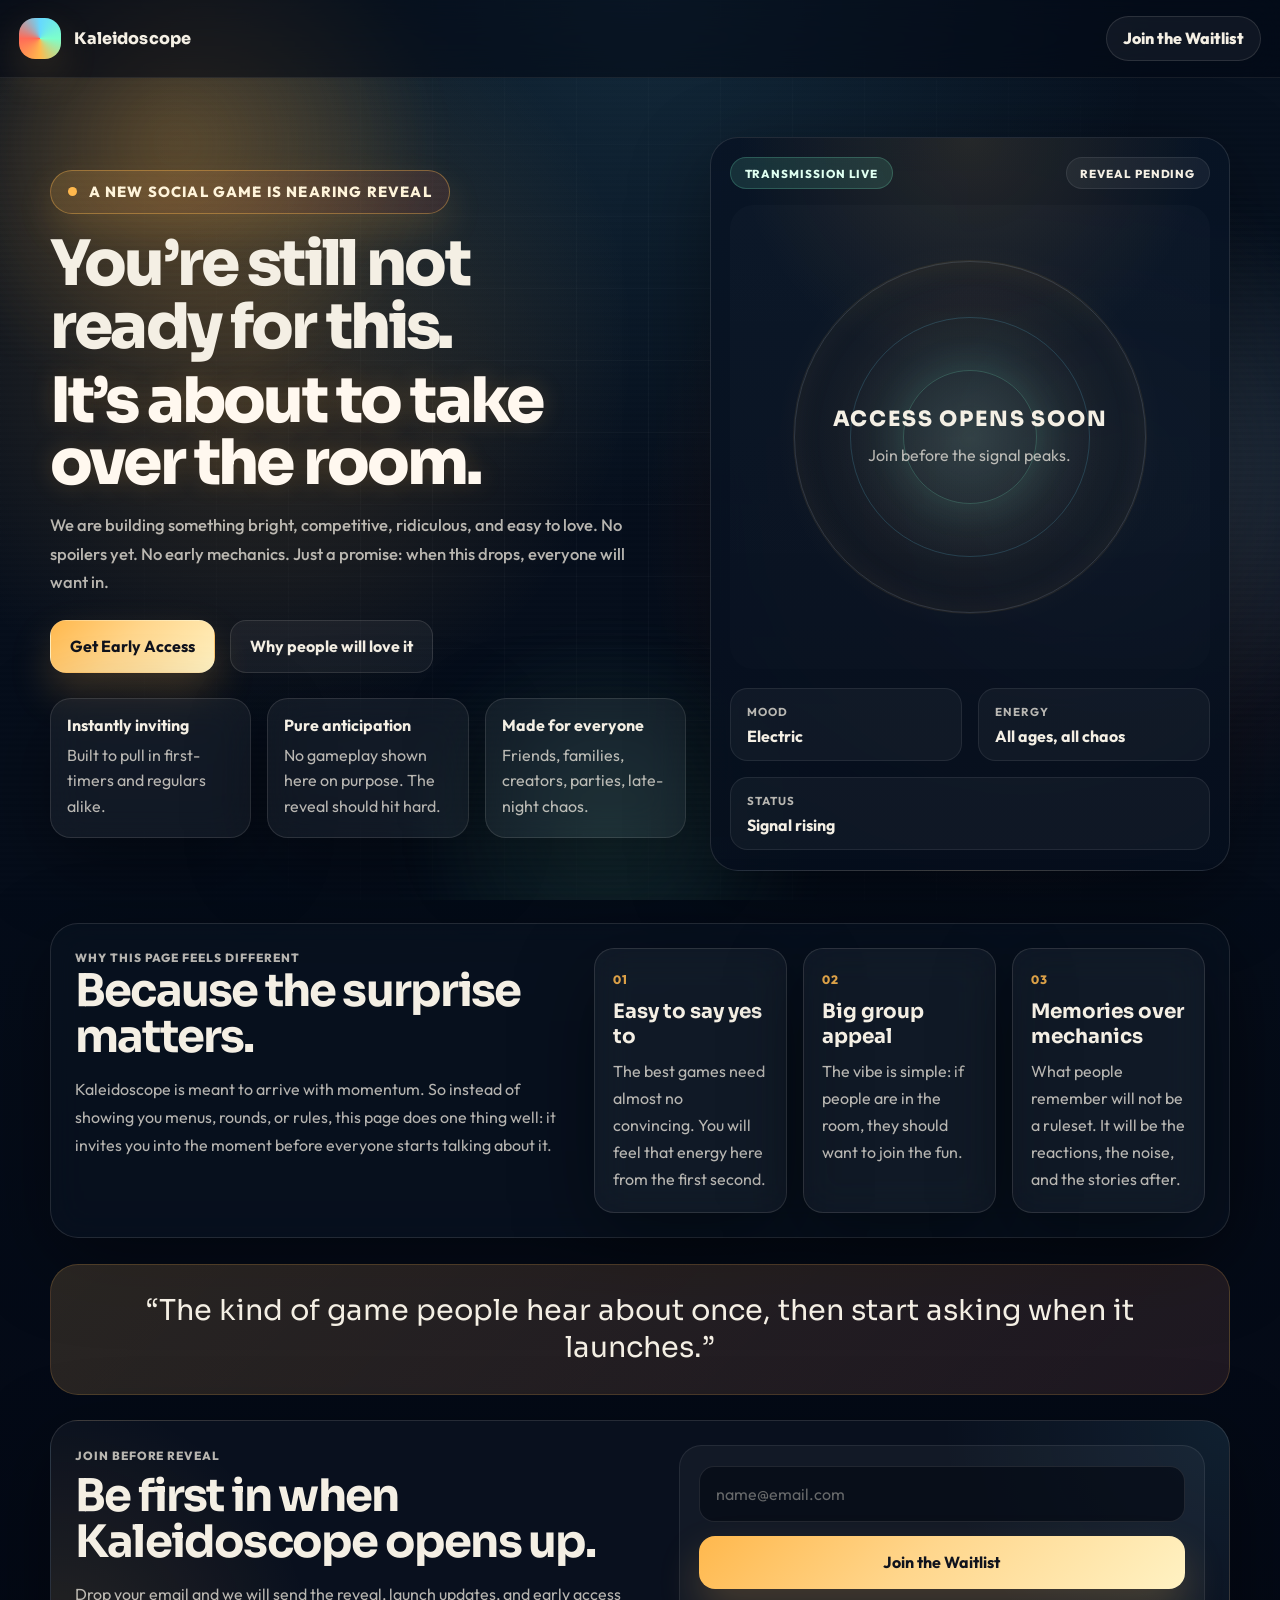
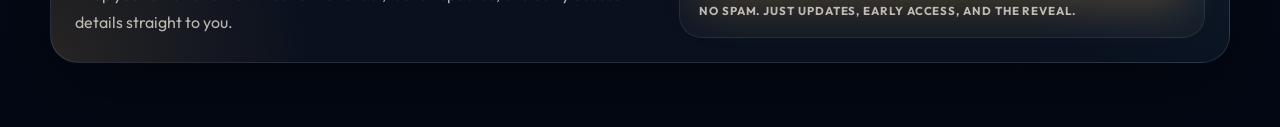
<file: index.html>
<!doctype html>
<html lang="en">
  <head>
    <meta charset="UTF-8" />
    <meta name="viewport" content="width=device-width, initial-scale=1.0" />
    <meta
      name="description"
      content="Kaleidoscope is building an all-new party experience. Join the waitlist for the reveal."
    />
    <meta property="og:title" content="Kaleidoscope" />
    <meta
      property="og:description"
      content="An unforgettable new game is on the way. Join the waitlist before the reveal."
    />
    <title>Kaleidoscope | Join the Waitlist</title>

    <link rel="preconnect" href="https://fonts.googleapis.com" />
    <link rel="preconnect" href="https://fonts.gstatic.com" crossorigin />
    <link
      href="https://fonts.googleapis.com/css2?family=Outfit:wght@400;500;600;700;800&family=Sora:wght@500;600;700;800&display=swap"
      rel="stylesheet"
    />

    <link rel="icon" href="./favicon.svg" type="image/svg+xml" />
    <link rel="stylesheet" href="./styles.css" />
  </head>
  <body>
    <div class="scene" aria-hidden="true">
      <div class="glow glowA"></div>
      <div class="glow glowB"></div>
      <div class="glow glowC"></div>
      <div class="mesh"></div>
      <div class="scanlines"></div>
    </div>

    <header class="topbar">
      <a class="brand" href="#top" aria-label="Kaleidoscope home">
        <span class="brandMark"></span>
        <span class="brandWord">Kaleidoscope</span>
      </a>
      <a class="topCta" href="#waitlist">Join the Waitlist</a>
    </header>

    <main id="top" class="page">
      <section class="hero">
        <div class="heroCopy">
          <div class="eyebrow">
            <span class="eyebrowDot"></span>
            A new social game is nearing reveal
          </div>
          <h1>
            You’re still not ready for this.
            <span> It’s about to take over the room.</span>
          </h1>
          <p class="intro">
            We are building something bright, competitive, ridiculous, and easy to love.
            No spoilers yet. No early mechanics. Just a promise: when this drops, everyone
            will want in.
          </p>

          <div class="heroActions">
            <a class="button buttonPrimary" href="#waitlist">Get Early Access</a>
            <a class="button buttonGhost" href="#signal">Why people will love it</a>
          </div>

          <div class="proofStrip" aria-label="Launch promises">
            <div class="proofCard">
              <strong>Instantly inviting</strong>
              <span>Built to pull in first-timers and regulars alike.</span>
            </div>
            <div class="proofCard">
              <strong>Pure anticipation</strong>
              <span>No gameplay shown here on purpose. The reveal should hit hard.</span>
            </div>
            <div class="proofCard">
              <strong>Made for everyone</strong>
              <span>Friends, families, creators, parties, late-night chaos.</span>
            </div>
          </div>
        </div>

        <div class="heroVisual" aria-label="Atmospheric teaser">
          <div class="signalCard">
            <div class="signalHeader">
              <span class="pill pillLive">Transmission Live</span>
              <span class="pill">Reveal pending</span>
            </div>

            <div class="signalCore">
              <div class="ring ringOuter"></div>
              <div class="ring ringMid"></div>
              <div class="ring ringInner"></div>
              <div class="coreText">
                <span class="coreTop">ACCESS OPENS SOON</span>
                <span class="coreBottom">Join before the signal peaks.</span>
              </div>
            </div>

            <div class="signalFooter">
              <div class="metric">
                <span class="metricLabel">Mood</span>
                <strong>Electric</strong>
              </div>
              <div class="metric">
                <span class="metricLabel">Energy</span>
                <strong>All ages, all chaos</strong>
              </div>
              <div class="metric">
                <span class="metricLabel">Status</span>
                <strong id="statusText">Signal rising</strong>
              </div>
            </div>
          </div>
        </div>
      </section>

      <section id="signal" class="panel panelGrid">
        <div class="panelIntro">
          <p class="sectionTag">Why this page feels different</p>
          <h2>Because the surprise matters.</h2>
          <p>
            Kaleidoscope is meant to arrive with momentum. So instead of showing you menus,
            rounds, or rules, this page does one thing well: it invites you into the moment
            before everyone starts talking about it.
          </p>
        </div>

        <div class="featureList">
          <article class="feature">
            <span class="featureIndex">01</span>
            <h3>Easy to say yes to</h3>
            <p>
              The best games need almost no convincing. You will feel that energy here from
              the first second.
            </p>
          </article>
          <article class="feature">
            <span class="featureIndex">02</span>
            <h3>Big group appeal</h3>
            <p>
              The vibe is simple: if people are in the room, they should want to join the fun.
            </p>
          </article>
          <article class="feature">
            <span class="featureIndex">03</span>
            <h3>Memories over mechanics</h3>
            <p>
              What people remember will not be a ruleset. It will be the reactions, the noise,
              and the stories after.
            </p>
          </article>
        </div>
      </section>

      <section class="quoteBand">
        <p>
          “The kind of game people hear about once, then start asking when it launches.”
        </p>
      </section>

      <section id="waitlist" class="panel waitlistPanel">
        <div class="waitlistCopy">
          <p class="sectionTag">Join before reveal</p>
          <h2>Be first in when Kaleidoscope opens up.</h2>
          <p>
            Drop your email and we will send the reveal, launch updates, and early access
            details straight to you.
          </p>
        </div>

        <form
          class="waitlistForm"
          id="waitlistForm"
          action="https://formspree.io/f/mwvwadnb"
          method="POST"
        >
          <label class="srOnly" for="email">Email address</label>
          <input
            id="email"
            name="email"
            type="email"
            inputmode="email"
            autocomplete="email"
            placeholder="name@email.com"
            required
          />
          <input type="hidden" name="_subject" value="New Kaleidoscope waitlist signup" />
          <input type="hidden" name="_format" value="plain" />
          <button class="button buttonPrimary formButton" type="submit">Join the Waitlist</button>
          <p class="formNote" id="formNote">
            No spam. Just updates, early access, and the reveal.
          </p>
        </form>
      </section>
    </main>

    <script src="./app.js" defer></script>
  </body>
</html>
</file>
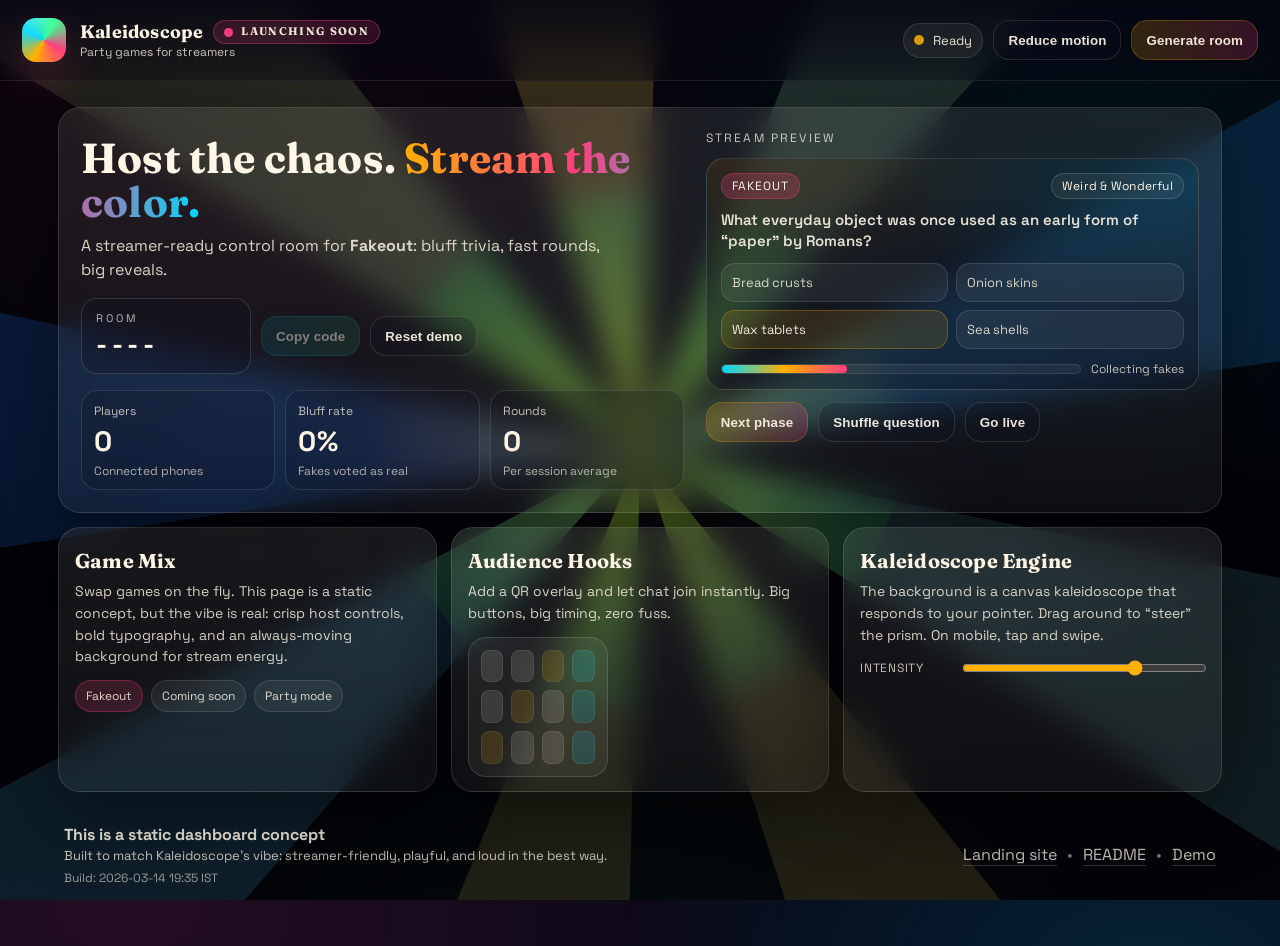
<file: dashboard/index.html>
<!doctype html>
<html lang="en">
  <head>
    <meta charset="UTF-8" />
    <meta name="viewport" content="width=device-width, initial-scale=1.0" />
    <meta
      name="description"
      content="Kaleidoscope host dashboard concept: a streamer-ready party game control room with a living kaleidoscope backdrop."
    />
    <title>Kaleidoscope | Host Dashboard</title>

    <link rel="preconnect" href="https://fonts.googleapis.com" />
    <link rel="preconnect" href="https://fonts.gstatic.com" crossorigin />
    <link
      href="https://fonts.googleapis.com/css2?family=Fraunces:opsz,wght@9..144,500;9..144,700&family=Space+Grotesk:wght@400;500;600;700&display=swap"
      rel="stylesheet"
    />

    <link rel="icon" href="./favicon.svg" type="image/svg+xml" />
    <link rel="stylesheet" href="./styles.css" />
  </head>
  <body>
    <canvas id="kaleido" aria-hidden="true"></canvas>
    <div class="vignette" aria-hidden="true"></div>
    <div class="grain" aria-hidden="true"></div>

    <header class="topbar">
      <div class="brand">
        <div class="mark" aria-hidden="true"></div>
        <div class="brandText">
          <div class="brandName">
            Kaleidoscope <span class="launchBadge"><span class="pulseDot" aria-hidden="true"></span>LAUNCHING SOON</span>
          </div>
          <div class="brandTag">Party games for streamers</div>
        </div>
      </div>

      <div class="topbarRight">
        <div class="live" id="liveBadge" role="status" aria-live="polite">
          <span class="dot" aria-hidden="true"></span>
          <span class="label">Ready</span>
        </div>
        <button class="btn btnGhost" id="toggleMotion" type="button">
          Reduce motion
        </button>
        <button class="btn btnPrimary" id="generateRoom" type="button">
          Generate room
        </button>
      </div>
    </header>

    <main class="layout">
      <section class="hero card">
        <div class="heroLeft">
          <h1 class="headline">
            Host the chaos.
            <span class="accent">Stream the color.</span>
          </h1>
          <p class="subhead">
            A streamer-ready control room for <b>Fakeout</b>: bluff trivia, fast
            rounds, big reveals.
          </p>

          <div class="roomRow" aria-label="Room code controls">
            <div class="roomCode" aria-label="Room code">
              <div class="roomLabel">ROOM</div>
              <div class="roomValue" id="roomCode">----</div>
            </div>
            <button class="btn btnGlow" id="copyRoom" type="button" disabled>
              Copy code
            </button>
            <button class="btn btnGhost" id="resetDemo" type="button">
              Reset demo
            </button>
          </div>

          <div class="stats">
            <div class="stat">
              <div class="statKey">Players</div>
              <div class="statVal" id="statPlayers">0</div>
              <div class="statSub">Connected phones</div>
            </div>
            <div class="stat">
              <div class="statKey">Bluff rate</div>
              <div class="statVal" id="statBluff">0%</div>
              <div class="statSub">Fakes voted as real</div>
            </div>
            <div class="stat">
              <div class="statKey">Rounds</div>
              <div class="statVal" id="statRounds">0</div>
              <div class="statSub">Per session average</div>
            </div>
          </div>
        </div>

        <div class="heroRight">
          <div class="panelTitle">Stream Preview</div>
          <div class="preview" aria-label="Stream overlay preview">
            <div class="previewTop">
              <div class="pill">FAKEOUT</div>
              <div class="pill ghost" id="categoryPill">Weird &amp; Wonderful</div>
            </div>
            <div class="previewQuestion" id="questionText">
              What everyday object was once used as an early form of “paper” by
              Romans?
            </div>
            <div class="previewAnswers" id="answers">
              <div class="ans">Bread crusts</div>
              <div class="ans">Onion skins</div>
              <div class="ans hot">Wax tablets</div>
              <div class="ans">Sea shells</div>
            </div>
            <div class="previewFooter">
              <div class="meter">
                <div class="meterFill" id="meterFill" style="width: 35%"></div>
              </div>
              <div class="tiny" id="phaseText">Collecting fakes</div>
            </div>
          </div>

          <div class="controls">
            <button class="btn btnPrimary" id="nextPhase" type="button">
              Next phase
            </button>
            <button class="btn btnGhost" id="shuffleQ" type="button">
              Shuffle question
            </button>
            <button class="btn btnGhost" id="toggleLive" type="button">
              Go live
            </button>
          </div>
        </div>
      </section>

      <section class="grid">
        <article class="card mini">
          <h2 class="cardTitle">Game Mix</h2>
          <p class="cardCopy">
            Swap games on the fly. This page is a static concept, but the vibe
            is real: crisp host controls, bold typography, and an always-moving
            background for stream energy.
          </p>
          <div class="chips" aria-label="Available games">
            <span class="chip hot">Fakeout</span>
            <span class="chip">Coming soon</span>
            <span class="chip">Party mode</span>
          </div>
        </article>

        <article class="card mini">
          <h2 class="cardTitle">Audience Hooks</h2>
          <p class="cardCopy">
            Add a QR overlay and let chat join instantly. Big buttons, big
            timing, zero fuss.
          </p>
          <div class="qrMock" aria-hidden="true">
            <div class="qrPix"></div>
            <div class="qrPix"></div>
            <div class="qrPix"></div>
            <div class="qrPix"></div>
            <div class="qrPix"></div>
            <div class="qrPix"></div>
            <div class="qrPix"></div>
            <div class="qrPix"></div>
            <div class="qrPix"></div>
            <div class="qrPix"></div>
            <div class="qrPix"></div>
            <div class="qrPix"></div>
          </div>
        </article>

        <article class="card mini">
          <h2 class="cardTitle">Kaleidoscope Engine</h2>
          <p class="cardCopy">
            The background is a canvas kaleidoscope that responds to your
            pointer. Drag around to “steer” the prism. On mobile, tap and
            swipe.
          </p>
          <div class="sliderRow" aria-label="Intensity controls">
            <label class="sliderLabel" for="intensity">Intensity</label>
            <input id="intensity" type="range" min="0" max="100" value="72" />
          </div>
        </article>
      </section>

    <footer class="footer">
      <div class="footerLeft">
        <div class="footerTitle">This is a static dashboard concept</div>
        <div class="footerCopy">
          Built to match Kaleidoscope’s vibe: streamer-friendly, playful, and
          loud in the best way.
        </div>
        <div class="build">Build: 2026-03-14 19:35 IST</div>
      </div>
      <div class="footerRight">
        <a class="link" href="../index.html">Landing site</a>
        <span class="sep" aria-hidden="true">•</span>
        <a class="link" href="../README.md">README</a>
        <span class="sep" aria-hidden="true">•</span>
        <a class="link" href="../dashboard/index.html">Demo</a>
      </div>
    </footer>
    </main>

    <script src="./app.js" defer></script>
  </body>
</html>
</file>
<file: styles.css>
:root {
  --bg: #07111f;
  --bg-deep: #030814;
  --panel: rgba(9, 18, 33, 0.72);
  --panel-strong: rgba(10, 18, 32, 0.92);
  --text: #f4efe4;
  --muted: rgba(244, 239, 228, 0.74);
  --stroke: rgba(244, 239, 228, 0.12);
  --stroke-strong: rgba(244, 239, 228, 0.2);
  --gold: #ffb84d;
  --coral: #ff6b57;
  --mint: #7cffcb;
  --sky: #66d8ff;
  --radius: 28px;
  --shadow: 0 24px 80px rgba(0, 0, 0, 0.38);
}

* {
  box-sizing: border-box;
}

html {
  scroll-behavior: smooth;
}

body {
  margin: 0;
  min-height: 100vh;
  color: var(--text);
  background:
    radial-gradient(circle at top, rgba(102, 216, 255, 0.12), transparent 28%),
    radial-gradient(circle at 20% 20%, rgba(255, 184, 77, 0.18), transparent 22%),
    radial-gradient(circle at 80% 30%, rgba(255, 107, 87, 0.16), transparent 24%),
    linear-gradient(180deg, var(--bg) 0%, var(--bg-deep) 100%);
  font-family:
    "Outfit",
    ui-sans-serif,
    system-ui,
    sans-serif;
  overflow-x: hidden;
}

a,
button,
input {
  font: inherit;
}

a {
  color: inherit;
}

.scene {
  position: fixed;
  inset: 0;
  pointer-events: none;
  overflow: hidden;
}

.glow {
  position: absolute;
  border-radius: 999px;
  filter: blur(22px);
  opacity: 0.65;
}

.glowA {
  width: 34rem;
  height: 34rem;
  top: -8rem;
  left: -6rem;
  background: radial-gradient(circle, rgba(255, 184, 77, 0.44), transparent 68%);
  animation: driftA 16s ease-in-out infinite;
}

.glowB {
  width: 38rem;
  height: 38rem;
  top: 10rem;
  right: -10rem;
  background: radial-gradient(circle, rgba(102, 216, 255, 0.28), transparent 66%);
  animation: driftB 18s ease-in-out infinite;
}

.glowC {
  width: 28rem;
  height: 28rem;
  bottom: -10rem;
  left: 30%;
  background: radial-gradient(circle, rgba(124, 255, 203, 0.18), transparent 68%);
  animation: driftC 14s ease-in-out infinite;
}

.mesh {
  position: absolute;
  inset: 0;
  background-image:
    linear-gradient(rgba(255, 255, 255, 0.03) 1px, transparent 1px),
    linear-gradient(90deg, rgba(255, 255, 255, 0.03) 1px, transparent 1px);
  background-size: 72px 72px;
  mask-image: radial-gradient(circle at center, black, transparent 88%);
}

.scanlines {
  position: absolute;
  inset: 0;
  opacity: 0.18;
  background: linear-gradient(
    180deg,
    transparent,
    transparent 3px,
    rgba(255, 255, 255, 0.05) 3px,
    rgba(255, 255, 255, 0.05) 4px
  );
  background-size: 100% 6px;
}

.topbar {
  position: sticky;
  top: 0;
  z-index: 20;
  display: flex;
  align-items: center;
  justify-content: space-between;
  gap: 1rem;
  padding: 1rem 1.2rem;
  background: rgba(3, 8, 20, 0.58);
  backdrop-filter: blur(18px);
  border-bottom: 1px solid rgba(244, 239, 228, 0.08);
}

.brand {
  display: inline-flex;
  align-items: center;
  gap: 0.85rem;
  text-decoration: none;
}

.brandMark {
  width: 2.6rem;
  height: 2.6rem;
  border-radius: 16px;
  background:
    conic-gradient(from 180deg, var(--gold), var(--coral), var(--sky), var(--mint), var(--gold)),
    linear-gradient(180deg, rgba(255, 255, 255, 0.22), transparent);
  box-shadow: 0 16px 40px rgba(255, 184, 77, 0.16);
}

.brandWord,
h1,
h2,
h3 {
  font-family:
    "Sora",
    ui-sans-serif,
    system-ui,
    sans-serif;
}

.brandWord {
  font-weight: 800;
  font-size: 1rem;
  letter-spacing: 0.01em;
}

.page {
  position: relative;
  z-index: 1;
  width: min(1180px, calc(100% - 2rem));
  margin: 0 auto;
  padding: 2rem 0 4rem;
}

.hero {
  display: grid;
  grid-template-columns: minmax(0, 1.1fr) minmax(320px, 0.9fr);
  gap: 1.5rem;
  align-items: center;
  min-height: calc(100vh - 7rem);
}

.heroCopy,
.heroVisual,
.panel,
.quoteBand {
  position: relative;
}

.eyebrow,
.pill,
.sectionTag,
.featureIndex,
.metricLabel,
.formNote {
  letter-spacing: 0.08em;
  text-transform: uppercase;
}

.eyebrow {
  display: inline-flex;
  align-items: center;
  gap: 0.7rem;
  padding: 0.72rem 1.05rem;
  border: 1px solid rgba(255, 184, 77, 0.38);
  border-radius: 999px;
  background: linear-gradient(135deg, rgba(255, 184, 77, 0.18), rgba(255, 107, 87, 0.12));
  color: #fff4da;
  font-size: 0.92rem;
  font-weight: 800;
  box-shadow: 0 16px 36px rgba(255, 184, 77, 0.14);
}

.eyebrowDot {
  width: 0.6rem;
  height: 0.6rem;
  border-radius: 999px;
  background: var(--gold);
  box-shadow: 0 0 0 0 rgba(255, 184, 77, 0.55);
  animation: pulse 1.8s ease-out infinite;
}

h1 {
  margin: 1.2rem 0 1rem;
  max-width: 11ch;
  font-size: clamp(2.3rem, 4.9vw, 4rem);
  line-height: 1;
  letter-spacing: -0.045em;
  font-weight: 800;
}

h1 span {
  display: block;
  color: #fff8ef;
  margin-top: 0.18em;
  text-shadow: 0 0 24px rgba(255, 184, 77, 0.18);
}

.intro {
  max-width: 38rem;
  margin: 0;
  color: var(--muted);
  font-size: 1.04rem;
  line-height: 1.72;
  font-weight: 500;
}

.heroActions {
  display: flex;
  flex-wrap: wrap;
  gap: 0.9rem;
  margin-top: 1.45rem;
}

.button {
  display: inline-flex;
  align-items: center;
  justify-content: center;
  min-height: 3.3rem;
  padding: 0 1.2rem;
  border-radius: 1rem;
  border: 1px solid var(--stroke);
  text-decoration: none;
  font-weight: 700;
  transition:
    transform 160ms ease,
    border-color 160ms ease,
    background 160ms ease,
    box-shadow 160ms ease;
}

.button:hover,
.button:focus-visible {
  transform: translateY(-2px);
  border-color: var(--stroke-strong);
}

.button:disabled {
  cursor: wait;
  opacity: 0.72;
  transform: none;
}

.buttonPrimary {
  color: #10131d;
  background: linear-gradient(135deg, var(--gold), #ffd68c 45%, #fff2c3);
  box-shadow: 0 20px 40px rgba(255, 184, 77, 0.22);
}

.buttonGhost,
.topCta {
  background: rgba(255, 255, 255, 0.05);
  color: var(--text);
}

.topCta {
  display: inline-flex;
  align-items: center;
  justify-content: center;
  min-height: 2.8rem;
  padding: 0 1rem;
  border-radius: 999px;
  border: 1px solid var(--stroke);
  text-decoration: none;
  font-weight: 800;
}

.proofStrip {
  display: grid;
  grid-template-columns: repeat(3, minmax(0, 1fr));
  gap: 1rem;
  margin-top: 1.6rem;
}

.proofCard,
.feature,
.signalCard,
.waitlistPanel,
.panel {
  border: 1px solid var(--stroke);
  box-shadow: var(--shadow);
  backdrop-filter: blur(18px);
}

.proofCard {
  padding: 1rem 1rem 1.1rem;
  border-radius: 1.3rem;
  background: rgba(255, 255, 255, 0.05);
}

.proofCard strong,
.feature h3,
.metric strong {
  display: block;
  font-size: 1rem;
}

.proofCard span,
.feature p,
.panelIntro p,
.waitlistCopy p,
.metricLabel,
.formNote {
  color: var(--muted);
}

.proofCard span {
  display: block;
  margin-top: 0.45rem;
  line-height: 1.6;
}

.signalCard {
  padding: 1.2rem;
  border-radius: var(--radius);
  background:
    radial-gradient(circle at top, rgba(255, 184, 77, 0.12), transparent 30%),
    linear-gradient(180deg, rgba(8, 20, 37, 0.92), rgba(6, 15, 29, 0.88));
}

.signalHeader,
.signalFooter {
  display: flex;
  align-items: center;
  justify-content: space-between;
  gap: 0.7rem;
  flex-wrap: wrap;
}

.pill {
  display: inline-flex;
  align-items: center;
  min-height: 2rem;
  padding: 0 0.85rem;
  border-radius: 999px;
  background: rgba(255, 255, 255, 0.06);
  border: 1px solid rgba(255, 255, 255, 0.08);
  font-size: 0.72rem;
  font-weight: 800;
}

.pillLive {
  background: rgba(124, 255, 203, 0.12);
  color: #dffff1;
  border-color: rgba(124, 255, 203, 0.2);
}

.signalCore {
  position: relative;
  display: grid;
  place-items: center;
  min-height: 29rem;
  margin: 1rem 0 1.2rem;
  border-radius: 1.5rem;
  overflow: hidden;
  background:
    radial-gradient(circle at center, rgba(102, 216, 255, 0.13), transparent 40%),
    radial-gradient(circle at center, rgba(255, 184, 77, 0.12), transparent 58%),
    linear-gradient(180deg, rgba(255, 255, 255, 0.02), rgba(255, 255, 255, 0.01));
}

.ring {
  position: absolute;
  border-radius: 999px;
  border: 1px solid rgba(255, 255, 255, 0.14);
}

.ringOuter {
  width: 22rem;
  height: 22rem;
  box-shadow:
    0 0 0 1px rgba(255, 184, 77, 0.08),
    inset 0 0 30px rgba(255, 184, 77, 0.08);
  animation: spin 16s linear infinite;
}

.ringMid {
  width: 15rem;
  height: 15rem;
  border-color: rgba(102, 216, 255, 0.18);
  animation: spinReverse 12s linear infinite;
}

.ringInner {
  width: 8.4rem;
  height: 8.4rem;
  border-color: rgba(124, 255, 203, 0.2);
  box-shadow: 0 0 40px rgba(124, 255, 203, 0.12);
}

.coreText {
  position: relative;
  z-index: 1;
  display: grid;
  gap: 0.65rem;
  text-align: center;
  padding: 0 2rem;
}

.coreTop {
  font-family:
    "Sora",
    ui-sans-serif,
    system-ui,
    sans-serif;
  font-size: 1.32rem;
  font-weight: 800;
  letter-spacing: 0.08em;
  text-transform: uppercase;
}

.coreBottom {
  color: rgba(244, 239, 228, 0.72);
  line-height: 1.6;
}

.signalFooter {
  gap: 1rem;
}

.metric {
  min-width: 0;
  flex: 1 1 10rem;
  padding: 0.9rem 1rem;
  border-radius: 1.1rem;
  background: rgba(255, 255, 255, 0.04);
  border: 1px solid rgba(255, 255, 255, 0.08);
}

.metricLabel {
  display: block;
  margin-bottom: 0.45rem;
  font-size: 0.72rem;
  font-weight: 700;
}

.panel {
  margin-top: 1.6rem;
  padding: 1.5rem;
  border-radius: var(--radius);
  background: var(--panel);
}

.panelGrid {
  display: grid;
  grid-template-columns: minmax(0, 0.9fr) minmax(0, 1.1fr);
  gap: 1.2rem;
  align-items: start;
}

.sectionTag {
  margin: 0 0 0.7rem;
  font-size: 0.74rem;
  font-weight: 800;
  color: rgba(255, 245, 222, 0.72);
}

h2 {
  margin: 0 0 0.9rem;
  font-size: clamp(1.9rem, 4vw, 2.8rem);
  line-height: 1.02;
  letter-spacing: -0.04em;
}

.panelIntro p {
  margin: 0;
  line-height: 1.75;
}

.featureList {
  display: grid;
  grid-template-columns: repeat(3, minmax(0, 1fr));
  gap: 1rem;
}

.feature {
  padding: 1.15rem;
  border-radius: 1.25rem;
  background: rgba(255, 255, 255, 0.04);
}

.featureIndex {
  display: inline-block;
  margin-bottom: 0.75rem;
  font-size: 0.76rem;
  font-weight: 800;
  color: rgba(255, 184, 77, 0.85);
}

.feature h3 {
  margin: 0 0 0.55rem;
  font-size: 1.25rem;
}

.feature p {
  margin: 0;
  line-height: 1.7;
}

.quoteBand {
  margin-top: 1.6rem;
  padding: 1.7rem;
  border-radius: var(--radius);
  border: 1px solid rgba(255, 184, 77, 0.18);
  background:
    linear-gradient(135deg, rgba(255, 184, 77, 0.12), rgba(255, 107, 87, 0.08)),
    rgba(255, 255, 255, 0.03);
  text-align: center;
}

.quoteBand p {
  margin: 0;
  font-family:
    "Sora",
    ui-sans-serif,
    system-ui,
    sans-serif;
  font-size: clamp(1.2rem, 2.7vw, 1.8rem);
  line-height: 1.3;
}

.waitlistPanel {
  display: grid;
  grid-template-columns: minmax(0, 1fr) minmax(300px, 0.9fr);
  gap: 1.2rem;
  align-items: center;
  background:
    radial-gradient(circle at top right, rgba(102, 216, 255, 0.08), transparent 24%),
    radial-gradient(circle at bottom left, rgba(255, 184, 77, 0.12), transparent 22%),
    var(--panel-strong);
}

.waitlistCopy p:last-child {
  margin: 0;
  line-height: 1.75;
}

.waitlistForm {
  display: grid;
  gap: 0.9rem;
  padding: 1.2rem;
  border-radius: 1.4rem;
  border: 1px solid rgba(255, 255, 255, 0.08);
  background: rgba(255, 255, 255, 0.04);
}

.waitlistForm input {
  width: 100%;
  min-height: 3.5rem;
  padding: 0 1rem;
  border-radius: 0.95rem;
  border: 1px solid rgba(255, 255, 255, 0.1);
  color: var(--text);
  background: rgba(5, 10, 21, 0.72);
  outline: none;
}

.waitlistForm input::placeholder {
  color: rgba(244, 239, 228, 0.4);
}

.waitlistForm input:focus {
  border-color: rgba(255, 184, 77, 0.44);
  box-shadow: 0 0 0 4px rgba(255, 184, 77, 0.1);
}

.formButton {
  width: 100%;
  border: 0;
  cursor: pointer;
}

.formNote {
  margin: 0;
  font-size: 0.72rem;
  font-weight: 700;
}

.srOnly {
  position: absolute;
  width: 1px;
  height: 1px;
  padding: 0;
  margin: -1px;
  overflow: hidden;
  clip: rect(0, 0, 0, 0);
  white-space: nowrap;
  border: 0;
}

@keyframes pulse {
  0% {
    box-shadow: 0 0 0 0 rgba(255, 184, 77, 0.46);
  }
  75% {
    box-shadow: 0 0 0 14px rgba(255, 184, 77, 0);
  }
  100% {
    box-shadow: 0 0 0 0 rgba(255, 184, 77, 0);
  }
}

@keyframes spin {
  from {
    transform: rotate(0deg);
  }
  to {
    transform: rotate(360deg);
  }
}

@keyframes spinReverse {
  from {
    transform: rotate(360deg);
  }
  to {
    transform: rotate(0deg);
  }
}

@keyframes driftA {
  0%,
  100% {
    transform: translate3d(0, 0, 0);
  }
  50% {
    transform: translate3d(3rem, 2rem, 0);
  }
}

@keyframes driftB {
  0%,
  100% {
    transform: translate3d(0, 0, 0);
  }
  50% {
    transform: translate3d(-3rem, 2rem, 0);
  }
}

@keyframes driftC {
  0%,
  100% {
    transform: translate3d(0, 0, 0);
  }
  50% {
    transform: translate3d(2rem, -2rem, 0);
  }
}

@media (max-width: 980px) {
  .hero,
  .panelGrid,
  .waitlistPanel {
    grid-template-columns: 1fr;
  }

  .featureList,
  .proofStrip {
    grid-template-columns: 1fr;
  }

  .signalCore {
    min-height: 24rem;
  }

  h1 {
    max-width: 10.5ch;
  }
}

@media (max-width: 640px) {
  .page {
    width: min(100% - 1rem, 1180px);
    padding-top: 1rem;
  }

  .topbar {
    padding: 0.9rem 0.8rem;
  }

  .topCta {
    display: none;
  }

  h1 {
    max-width: 11ch;
    font-size: 2rem;
    line-height: 1.02;
  }

  .hero {
    min-height: auto;
  }

  .heroActions {
    display: grid;
    grid-template-columns: 1fr;
  }

  .button {
    width: 100%;
  }

  .panel,
  .signalCard,
  .quoteBand {
    padding: 1.1rem;
  }

  .signalCore {
    min-height: 20rem;
  }

  .ringOuter {
    width: 16rem;
    height: 16rem;
  }

  .ringMid {
    width: 11rem;
    height: 11rem;
  }
}

@media (prefers-reduced-motion: reduce) {
  html {
    scroll-behavior: auto;
  }

  .glowA,
  .glowB,
  .glowC,
  .ringOuter,
  .ringMid,
  .eyebrowDot {
    animation: none;
  }
}
</file>
<file: dashboard/styles.css>
:root {
  --paper: #fff6e7;
  --ink: #0f1020;
  --ink2: rgba(15, 16, 32, 0.72);
  --glass: rgba(255, 246, 231, 0.08);
  --glass2: rgba(255, 246, 231, 0.14);

  --hot1: #ff3e7f;
  --hot2: #ffb000;
  --hot3: #00d8ff;
  --hot4: #37ff92;

  --shadow: 0 18px 80px rgba(0, 0, 0, 0.45);
  --ring: 0 0 0 2px rgba(255, 246, 231, 0.14);
  --ringHot: 0 0 0 2px rgba(255, 62, 127, 0.35);
  --radius: 22px;
}

* {
  box-sizing: border-box;
}

html,
body {
  height: 100%;
}

body {
  margin: 0;
  color: var(--paper);
  background: radial-gradient(1200px 900px at 10% 0%, rgba(255, 62, 127, 0.12), transparent 55%),
    radial-gradient(1000px 800px at 90% 12%, rgba(0, 216, 255, 0.14), transparent 54%),
    radial-gradient(1100px 900px at 50% 120%, rgba(55, 255, 146, 0.1), transparent 50%),
    #070715;
  font-family:
    "Space Grotesk",
    ui-sans-serif,
    system-ui,
    -apple-system,
    "Segoe UI",
    sans-serif;
  overflow-x: hidden;
}

a {
  color: inherit;
}

#kaleido {
  position: fixed;
  inset: 0;
  width: 100%;
  height: 100%;
  z-index: 0;
}

.vignette {
  position: fixed;
  inset: 0;
  z-index: 1;
  background:
    radial-gradient(900px 600px at 50% 20%, rgba(0, 0, 0, 0.06), rgba(0, 0, 0, 0.58)),
    linear-gradient(to bottom, rgba(0, 0, 0, 0.35), rgba(0, 0, 0, 0.12));
  pointer-events: none;
}

.grain {
  position: fixed;
  inset: 0;
  z-index: 2;
  pointer-events: none;
  opacity: 0.12;
  mix-blend-mode: overlay;
  background-image: url("data:image/svg+xml,%3Csvg xmlns='http://www.w3.org/2000/svg' width='160' height='160'%3E%3Cfilter id='n'%3E%3CfeTurbulence type='fractalNoise' baseFrequency='.9' numOctaves='3' stitchTiles='stitch'/%3E%3C/filter%3E%3Crect width='160' height='160' filter='url(%23n)' opacity='.55'/%3E%3C/svg%3E");
}

.topbar {
  position: sticky;
  top: 0;
  z-index: 10;
  display: flex;
  align-items: center;
  justify-content: space-between;
  padding: 18px 22px;
  gap: 18px;
  border-bottom: 1px solid rgba(255, 246, 231, 0.09);
  background: linear-gradient(to bottom, rgba(6, 6, 18, 0.84), rgba(6, 6, 18, 0.34));
  backdrop-filter: blur(14px);
}

.brand {
  display: flex;
  align-items: center;
  gap: 14px;
  min-width: 240px;
}

.mark {
  width: 44px;
  height: 44px;
  border-radius: 14px;
  background:
    conic-gradient(from 120deg, var(--hot1), var(--hot2), var(--hot3), var(--hot4), var(--hot1)),
    radial-gradient(circle at 30% 30%, rgba(255, 255, 255, 0.4), transparent 55%);
  box-shadow: 0 14px 40px rgba(255, 62, 127, 0.22);
  position: relative;
  overflow: hidden;
}

.mark::after {
  content: "";
  position: absolute;
  inset: -50%;
  background: radial-gradient(circle at 20% 10%, rgba(255, 246, 231, 0.42), transparent 40%);
  transform: rotate(18deg);
}

.brandName {
  font-family:
    "Fraunces",
    ui-serif,
    "Times New Roman",
    serif;
  letter-spacing: 0.2px;
  font-weight: 700;
  font-size: 18px;
  line-height: 1.05;
  display: inline-flex;
  align-items: center;
  gap: 10px;
  flex-wrap: wrap;
}

.launchBadge {
  display: inline-flex;
  align-items: center;
  gap: 8px;
  height: 24px;
  padding: 0 10px;
  border-radius: 999px;
  font-size: 11px;
  letter-spacing: 0.12em;
  background: rgba(255, 62, 127, 0.16);
  border: 1px solid rgba(255, 62, 127, 0.34);
  color: rgba(255, 246, 231, 0.92);
}

.pulseDot {
  width: 9px;
  height: 9px;
  border-radius: 999px;
  background: rgba(255, 62, 127, 0.95);
  box-shadow: 0 0 0 0 rgba(255, 62, 127, 0.38);
  animation: pulseDot 1.2s ease-in-out infinite;
}

@keyframes pulseDot {
  0% {
    box-shadow: 0 0 0 0 rgba(255, 62, 127, 0.42);
  }
  70% {
    box-shadow: 0 0 0 11px rgba(255, 62, 127, 0);
  }
  100% {
    box-shadow: 0 0 0 0 rgba(255, 62, 127, 0);
  }
}

.brandTag {
  font-size: 12px;
  color: rgba(255, 246, 231, 0.78);
}

.topbarRight {
  display: flex;
  align-items: center;
  gap: 10px;
  flex-wrap: wrap;
  justify-content: flex-end;
}

.live {
  display: inline-flex;
  align-items: center;
  gap: 9px;
  padding: 8px 10px;
  border-radius: 999px;
  background: rgba(255, 246, 231, 0.06);
  border: 1px solid rgba(255, 246, 231, 0.12);
  color: rgba(255, 246, 231, 0.9);
  font-size: 13px;
}

.live .dot {
  width: 10px;
  height: 10px;
  border-radius: 999px;
  background: rgba(255, 176, 0, 0.85);
  box-shadow: 0 0 0 0 rgba(255, 176, 0, 0.45);
}

.live.isLive .dot {
  background: rgba(255, 62, 127, 0.95);
  animation: pulse 1.2s ease-in-out infinite;
}

@keyframes pulse {
  0% {
    box-shadow: 0 0 0 0 rgba(255, 62, 127, 0.42);
  }
  70% {
    box-shadow: 0 0 0 12px rgba(255, 62, 127, 0);
  }
  100% {
    box-shadow: 0 0 0 0 rgba(255, 62, 127, 0);
  }
}

.layout {
  position: relative;
  z-index: 5;
  max-width: 1200px;
  margin: 0 auto;
  padding: 26px 18px 60px;
}

.card {
  background: linear-gradient(180deg, rgba(255, 246, 231, 0.09), rgba(255, 246, 231, 0.05));
  border: 1px solid rgba(255, 246, 231, 0.13);
  border-radius: var(--radius);
  box-shadow: var(--shadow);
  backdrop-filter: blur(16px);
}

.hero {
  display: grid;
  grid-template-columns: 1.1fr 0.9fr;
  gap: 22px;
  padding: 22px;
  overflow: hidden;
  animation: rise 720ms cubic-bezier(0.2, 0.9, 0.25, 1) both;
}

@keyframes rise {
  from {
    opacity: 0;
    transform: translateY(10px);
  }
  to {
    opacity: 1;
    transform: translateY(0);
  }
}

.headline {
  font-family:
    "Fraunces",
    ui-serif,
    "Times New Roman",
    serif;
  font-weight: 700;
  font-size: 42px;
  line-height: 1.05;
  margin: 6px 0 10px;
  letter-spacing: 0.2px;
}

.accent {
  background: linear-gradient(90deg, var(--hot2), var(--hot1), var(--hot3));
  -webkit-background-clip: text;
  background-clip: text;
  color: transparent;
}

.subhead {
  margin: 0 0 16px;
  max-width: 54ch;
  color: rgba(255, 246, 231, 0.84);
  font-size: 16px;
  line-height: 1.5;
}

.roomRow {
  display: flex;
  gap: 10px;
  flex-wrap: wrap;
  align-items: center;
  margin: 14px 0 16px;
}

.roomCode {
  display: grid;
  gap: 2px;
  padding: 12px 14px;
  min-width: 170px;
  border-radius: 16px;
  background: rgba(15, 16, 32, 0.35);
  border: 1px solid rgba(255, 246, 231, 0.14);
}

.roomLabel {
  font-size: 11px;
  letter-spacing: 0.26em;
  color: rgba(255, 246, 231, 0.7);
}

.roomValue {
  font-size: 26px;
  letter-spacing: 0.18em;
  font-weight: 700;
}

.stats {
  display: grid;
  grid-template-columns: repeat(3, minmax(0, 1fr));
  gap: 10px;
  margin-top: 10px;
}

.stat {
  padding: 12px 12px 10px;
  border-radius: 16px;
  background: rgba(15, 16, 32, 0.22);
  border: 1px solid rgba(255, 246, 231, 0.12);
  transform: translateY(0);
  transition: transform 160ms ease, border-color 160ms ease;
}

.stat:hover {
  transform: translateY(-2px);
  border-color: rgba(255, 246, 231, 0.2);
}

.statKey {
  font-size: 12px;
  color: rgba(255, 246, 231, 0.75);
}

.statVal {
  font-size: 28px;
  font-weight: 700;
  margin-top: 4px;
  letter-spacing: 0.02em;
}

.statSub {
  margin-top: 4px;
  font-size: 12px;
  color: rgba(255, 246, 231, 0.68);
}

.heroRight {
  display: grid;
  gap: 12px;
  align-content: start;
}

.panelTitle {
  font-size: 12px;
  letter-spacing: 0.18em;
  color: rgba(255, 246, 231, 0.76);
  text-transform: uppercase;
}

.preview {
  border-radius: 18px;
  padding: 14px 14px 12px;
  background:
    radial-gradient(120% 100% at 0% 0%, rgba(255, 176, 0, 0.11), transparent 60%),
    radial-gradient(120% 100% at 100% 10%, rgba(0, 216, 255, 0.12), transparent 55%),
    rgba(15, 16, 32, 0.38);
  border: 1px solid rgba(255, 246, 231, 0.14);
}

.previewTop {
  display: flex;
  justify-content: space-between;
  gap: 8px;
  flex-wrap: wrap;
}

.pill {
  display: inline-flex;
  align-items: center;
  justify-content: center;
  height: 26px;
  padding: 0 10px;
  border-radius: 999px;
  background: rgba(255, 62, 127, 0.22);
  border: 1px solid rgba(255, 62, 127, 0.35);
  font-size: 12px;
  letter-spacing: 0.08em;
}

.pill.ghost {
  background: rgba(255, 246, 231, 0.06);
  border-color: rgba(255, 246, 231, 0.16);
  letter-spacing: 0.02em;
}

.previewQuestion {
  margin-top: 10px;
  font-weight: 600;
  font-size: 15px;
  line-height: 1.4;
  color: rgba(255, 246, 231, 0.9);
}

.previewAnswers {
  display: grid;
  grid-template-columns: 1fr 1fr;
  gap: 8px;
  margin-top: 12px;
}

.ans {
  border-radius: 14px;
  padding: 10px 10px;
  font-size: 13px;
  background: rgba(255, 246, 231, 0.06);
  border: 1px solid rgba(255, 246, 231, 0.12);
  color: rgba(255, 246, 231, 0.82);
}

.ans.hot {
  background: rgba(255, 176, 0, 0.12);
  border-color: rgba(255, 176, 0, 0.28);
  color: rgba(255, 246, 231, 0.92);
}

.previewFooter {
  margin-top: 12px;
  display: flex;
  align-items: center;
  justify-content: space-between;
  gap: 10px;
}

.meter {
  flex: 1;
  height: 10px;
  border-radius: 999px;
  background: rgba(255, 246, 231, 0.06);
  border: 1px solid rgba(255, 246, 231, 0.1);
  overflow: hidden;
}

.meterFill {
  height: 100%;
  border-radius: 999px;
  background: linear-gradient(90deg, var(--hot3), var(--hot2), var(--hot1));
  box-shadow: 0 10px 30px rgba(255, 62, 127, 0.12);
}

.tiny {
  font-size: 12px;
  color: rgba(255, 246, 231, 0.74);
  white-space: nowrap;
}

.controls {
  display: flex;
  gap: 10px;
  flex-wrap: wrap;
}

.btn {
  appearance: none;
  border: 0;
  cursor: pointer;
  border-radius: 16px;
  height: 40px;
  padding: 0 14px;
  font-weight: 600;
  letter-spacing: 0.01em;
  color: rgba(255, 246, 231, 0.92);
  background: rgba(255, 246, 231, 0.08);
  border: 1px solid rgba(255, 246, 231, 0.14);
  transition:
    transform 140ms ease,
    background 140ms ease,
    border-color 140ms ease,
    box-shadow 140ms ease;
  user-select: none;
}

.btn:disabled {
  opacity: 0.5;
  cursor: not-allowed;
}

.btn:hover:not(:disabled) {
  transform: translateY(-1px);
  background: rgba(255, 246, 231, 0.1);
  border-color: rgba(255, 246, 231, 0.22);
}

.btn:active:not(:disabled) {
  transform: translateY(0);
}

.btn:focus-visible {
  outline: none;
  box-shadow: var(--ring);
}

.btnPrimary {
  background: linear-gradient(90deg, rgba(255, 176, 0, 0.18), rgba(255, 62, 127, 0.2));
  border-color: rgba(255, 176, 0, 0.22);
}

.btnPrimary:hover:not(:disabled) {
  border-color: rgba(255, 176, 0, 0.36);
  box-shadow: 0 18px 50px rgba(255, 62, 127, 0.12);
}

.btnGlow {
  background: linear-gradient(90deg, rgba(0, 216, 255, 0.18), rgba(55, 255, 146, 0.18));
  border-color: rgba(0, 216, 255, 0.26);
}

.btnGlow:hover:not(:disabled) {
  border-color: rgba(55, 255, 146, 0.34);
  box-shadow: 0 20px 55px rgba(0, 216, 255, 0.1);
}

.btnGhost {
  background: rgba(15, 16, 32, 0.22);
  border-color: rgba(255, 246, 231, 0.12);
}

.grid {
  display: grid;
  grid-template-columns: repeat(3, minmax(0, 1fr));
  gap: 14px;
  margin-top: 14px;
}

.mini {
  padding: 16px 16px 14px;
  animation: rise 720ms cubic-bezier(0.2, 0.9, 0.25, 1) both;
  animation-delay: 90ms;
}

.cardTitle {
  margin: 4px 0 8px;
  font-family:
    "Fraunces",
    ui-serif,
    "Times New Roman",
    serif;
  font-weight: 700;
  font-size: 20px;
  letter-spacing: 0.2px;
}

.cardCopy {
  margin: 0 0 12px;
  color: rgba(255, 246, 231, 0.82);
  line-height: 1.55;
  font-size: 14px;
}

.chips {
  display: flex;
  gap: 8px;
  flex-wrap: wrap;
}

.chip {
  display: inline-flex;
  padding: 7px 10px;
  border-radius: 999px;
  background: rgba(255, 246, 231, 0.06);
  border: 1px solid rgba(255, 246, 231, 0.12);
  font-size: 12px;
  color: rgba(255, 246, 231, 0.84);
}

.chip.hot {
  background: rgba(255, 62, 127, 0.16);
  border-color: rgba(255, 62, 127, 0.32);
}

.qrMock {
  width: 140px;
  aspect-ratio: 1 / 1;
  border-radius: 18px;
  border: 1px solid rgba(255, 246, 231, 0.14);
  background: rgba(255, 246, 231, 0.06);
  display: grid;
  grid-template-columns: repeat(4, 1fr);
  gap: 8px;
  padding: 12px;
  overflow: hidden;
}

.qrPix {
  border-radius: 8px;
  background: rgba(255, 246, 231, 0.12);
  box-shadow: inset 0 0 0 1px rgba(255, 246, 231, 0.08);
}

.qrPix:nth-child(3n) {
  background: rgba(255, 176, 0, 0.14);
}

.qrPix:nth-child(4n) {
  background: rgba(0, 216, 255, 0.14);
}

.sliderRow {
  display: grid;
  grid-template-columns: 90px 1fr;
  gap: 10px;
  align-items: center;
  margin-top: 12px;
}

.sliderLabel {
  font-size: 12px;
  color: rgba(255, 246, 231, 0.75);
  letter-spacing: 0.06em;
  text-transform: uppercase;
}

input[type="range"] {
  width: 100%;
  accent-color: var(--hot2);
}

.footer {
  margin-top: 14px;
  display: flex;
  align-items: center;
  justify-content: space-between;
  gap: 12px;
  padding: 18px 6px 0;
  color: rgba(255, 246, 231, 0.78);
}

.footerTitle {
  font-weight: 700;
  color: rgba(255, 246, 231, 0.92);
}

.footerCopy {
  font-size: 13px;
  margin-top: 2px;
}

.build {
  font-size: 12px;
  margin-top: 6px;
  color: rgba(255, 246, 231, 0.58);
}

.footerRight {
  display: inline-flex;
  gap: 10px;
  align-items: center;
  flex-wrap: wrap;
}

.link {
  text-decoration: none;
  border-bottom: 1px solid rgba(255, 246, 231, 0.2);
}

.link:hover {
  border-bottom-color: rgba(255, 246, 231, 0.5);
}

.sep {
  opacity: 0.6;
}

@media (max-width: 980px) {
  .hero {
    grid-template-columns: 1fr;
  }
  .headline {
    font-size: 36px;
  }
  .grid {
    grid-template-columns: 1fr;
  }
}

@media (max-width: 560px) {
  .topbar {
    padding: 14px 14px;
    gap: 12px;
    flex-wrap: wrap;
  }
  .brand {
    min-width: unset;
  }
  .topbarRight {
    width: 100%;
    justify-content: flex-start;
  }
  .layout {
    padding: 18px 14px 54px;
  }
  .hero {
    padding: 14px;
    gap: 14px;
  }
  .headline {
    font-size: 30px;
  }
  .subhead {
    font-size: 15px;
  }
  .stats {
    grid-template-columns: 1fr;
  }
  .roomCode {
    min-width: 0;
    width: 100%;
  }
  .roomRow .btn {
    width: 100%;
  }
  .previewAnswers {
    grid-template-columns: 1fr;
  }
  .controls .btn {
    width: 100%;
  }
}

@media (prefers-reduced-motion: reduce) {
  * {
    animation-duration: 1ms !important;
    animation-iteration-count: 1 !important;
    transition-duration: 1ms !important;
    scroll-behavior: auto !important;
  }
  .live.isLive .dot {
    animation: none;
  }
  .pulseDot {
    animation: none;
  }
}
</file>
